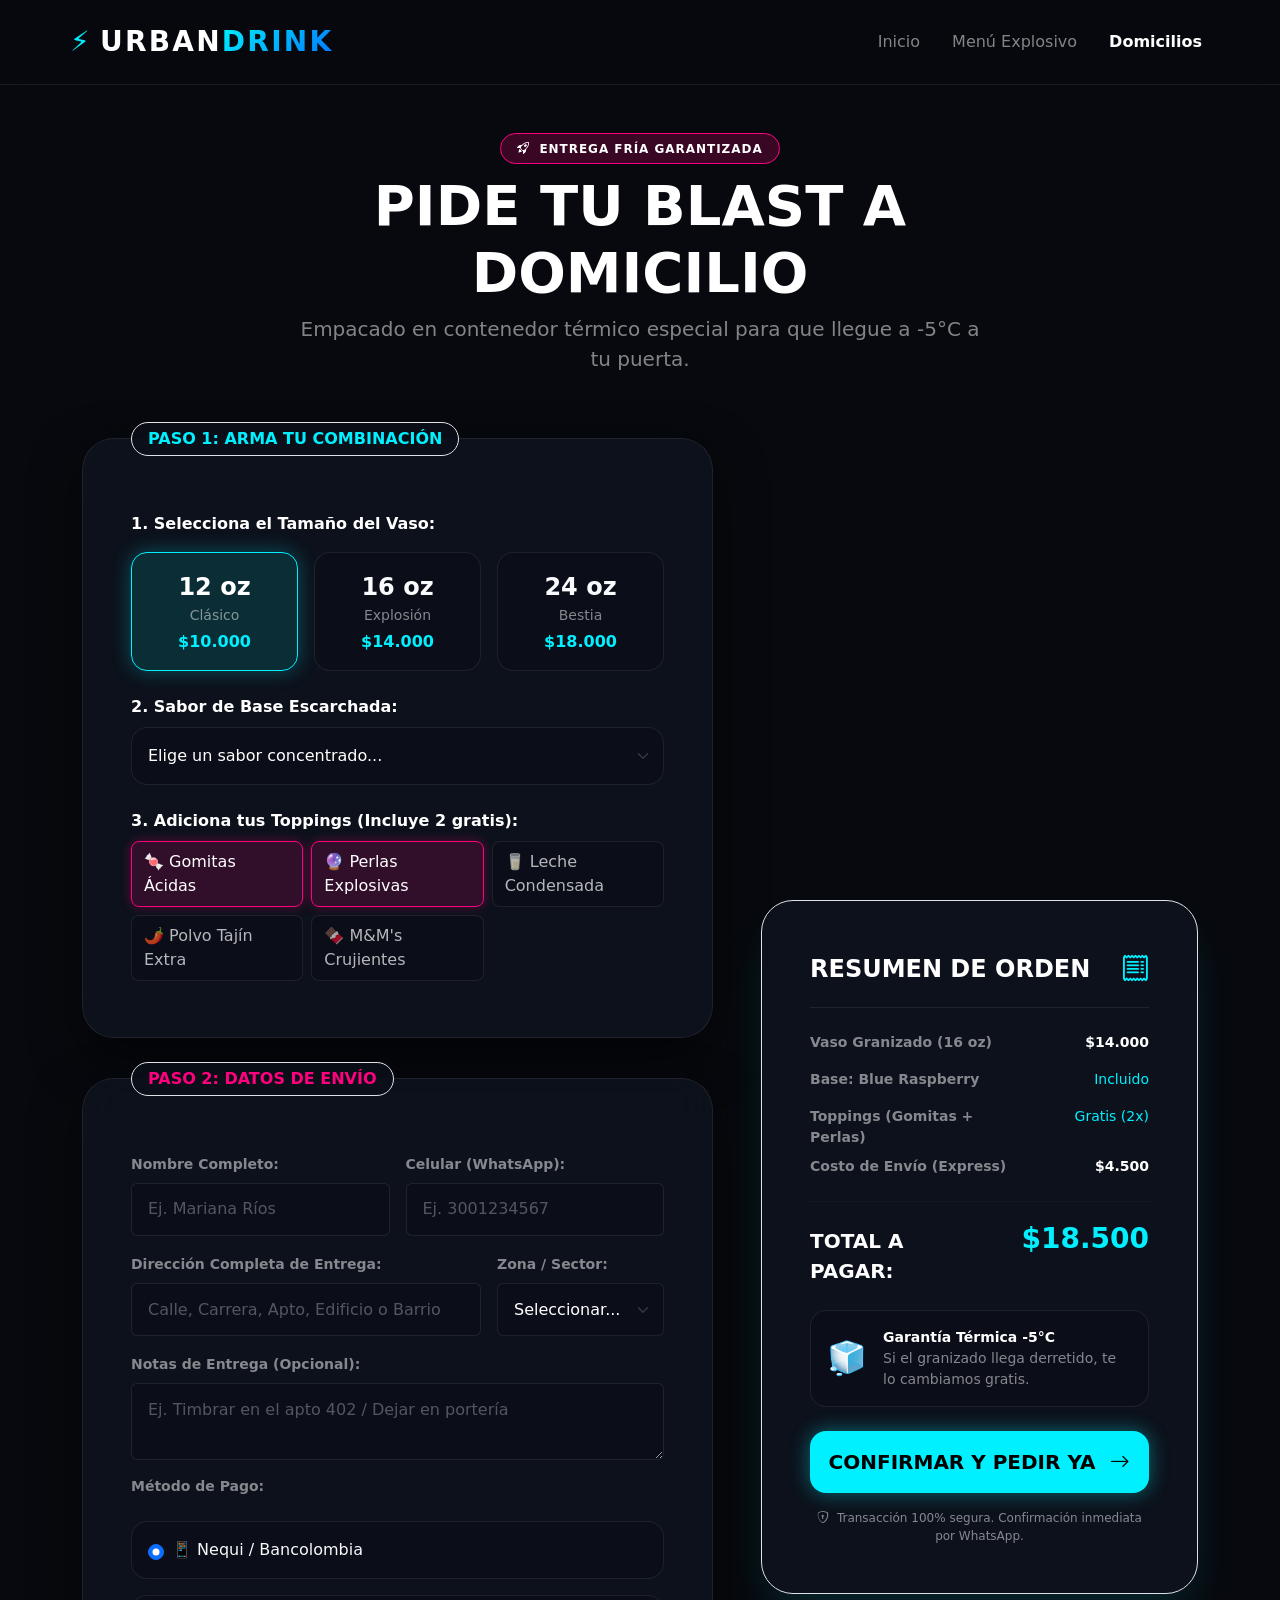
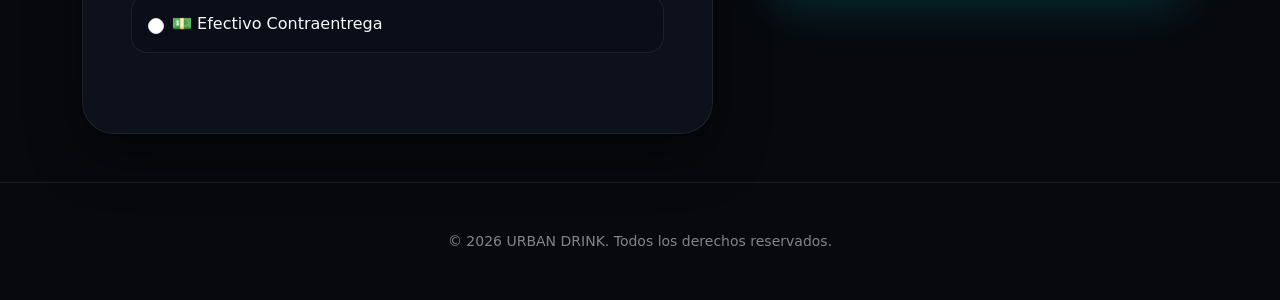
<file: paginas/domicilios.html>
<!DOCTYPE html>
<html lang="es">
<head>
  <meta charset="UTF-8">
  <meta name="viewport" content="width=device-width, initial-scale=1.0">
  <title>URBAN DRINK | Domicilios & Pedidos Express</title>
  <link href="https://cdn.jsdelivr.net/npm/bootstrap@5.3.3/dist/css/bootstrap.min.css" rel="stylesheet">
  <link rel="stylesheet" href="https://cdn.jsdelivr.net/npm/bootstrap-icons@1.11.3/font/bootstrap-icons.min.css">
  
  <link rel="stylesheet" href="../css/styles.css">
</head>
<body class="bg-ice-dark text-light min-vh-100 d-flex flex-column">
  <header class="sticky-top navbar-glass">
    <nav class="navbar navbar-expand-lg navbar-dark container py-3" aria-label="Navegación principal">
      <a class="navbar-brand d-flex align-items-center gap-2 fw-black fs-3 text-uppercase tracking-wider" href="../index.html">
        <span class="icon-ice-cube text-cyan" aria-hidden="true">⚡</span>
        <span>URBAN<mark class="text-gradient-cyan bg-transparent p-0">DRINK</mark></span>
      </a>

      <button class="navbar-toggler border-0 shadow-none" type="button" data-bs-toggle="collapse" data-bs-target="#navFrozen" aria-controls="navFrozen" aria-expanded="false" aria-label="Abrir menú">
        <span class="navbar-toggler-icon"></span>
      </button>

      <section class="collapse navbar-collapse justify-content-end" id="navFrozen">
        <ul class="navbar-nav align-items-lg-center gap-lg-3 pt-3 pt-lg-0">
          <li class="nav-item"><a class="nav-link text-white-50" href="../index.html">Inicio</a></li>
          <li class="nav-item"><a class="nav-link text-white-50" href="menu.html">Menú Explosivo</a></li>
          <li class="nav-item"><a class="nav-link active fw-bold text-cyan" aria-current="page" href="domicilios.html">Domicilios</a></li>
        </ul>
      </section>
    </nav>
  </header>

  <main class="container flex-grow-1 py-4 py-lg-5">

    <header class="text-center max-w-700 mx-auto mb-5">
      <mark class="badge bg-magenta-glow text-white px-3 py-2 rounded-pill fw-bold text-uppercase tracking-wider mb-2 d-inline-block">
        <i class="bi bi-rocket-takeoff me-1" aria-hidden="true"></i> Entrega Fría Garantizada
      </mark>
      <h1 class="display-4 fw-black text-white">PIDE TU BLAST A DOMICILIO</h1>
      <p class="text-white-50 fs-5">Empacado en contenedor térmico especial para que llegue a -5°C a tu puerta.</p>
    </header>

    <form action="https://httpbin.org/post" method="POST" class="needs-validation" novalidate>
      <section class="row g-4 g-lg-5">
        
        <section class="col-12 col-lg-7">
          
          <fieldset class="glass-card p-4 p-md-5 rounded-5 border border-glass mb-4">
            <legend class="float-none w-auto px-3 py-1 fs-6 fw-bold text-cyan border border-cyan-subtle rounded-pill bg-dark-soft">
              PASO 1: ARMA TU COMBINACIÓN
            </legend>

            <section class="mb-4">
              <label class="form-label fw-bold text-white d-block mb-3">1. Selecciona el Tamaño del Vaso:</label>
              <section class="row g-3">
                
                <p class="col-4 mb-0">
                  <input type="radio" class="btn-check" name="tamano" id="tamano12" value="12oz" required checked>
                  <label class="btn btn-radio-neon w-100 py-3 rounded-4 text-center d-flex flex-column align-items-center justify-content-center h-100" for="tamano12">
                    <span class="fs-4 fw-black d-block">12 oz</span>
                    <small class="text-white-50">Clásico</small>
                    <data value="10000" class="fw-bold text-cyan mt-1">$10.000</data>
                  </label>
                </p>

                <p class="col-4 mb-0">
                  <input type="radio" class="btn-check" name="tamano" id="tamano16" value="16oz" required>
                  <label class="btn btn-radio-neon w-100 py-3 rounded-4 text-center d-flex flex-column align-items-center justify-content-center h-100" for="tamano16">
                    <span class="fs-4 fw-black d-block">16 oz</span>
                    <small class="text-white-50">Explosión</small>
                    <data value="14000" class="fw-bold text-cyan mt-1">$14.000</data>
                  </label>
                </p>

                <p class="col-4 mb-0">
                  <input type="radio" class="btn-check" name="tamano" id="tamano24" value="24oz" required>
                  <label class="btn btn-radio-neon w-100 py-3 rounded-4 text-center d-flex flex-column align-items-center justify-content-center h-100" for="tamano24">
                    <span class="fs-4 fw-black d-block">24 oz</span>
                    <small class="text-white-50">Bestia</small>
                    <data value="18000" class="fw-bold text-cyan mt-1">$18.000</data>
                  </label>
                </p>

              </section>
            </section>

            <section class="mb-4">
              <label for="base" class="form-label fw-bold text-white">2. Sabor de Base Escarchada:</label>
              <select id="base" name="base" class="form-select form-select-neon bg-dark-soft text-white border-glass rounded-4 py-3" required>
                <option value="" disabled selected>Elige un sabor concentrado...</option>
                <option value="blue">Blue Raspberry (Mora Azul Neón)</option>
                <option value="mango">Mango Biche Verde con Chamoy</option>
                <option value="maracuya">Maracuyá Tropical Macerado</option>
                <option value="limonada">Limonada de Coco Helada</option>
                <option value="frutos-rojos">Frutos Rojos Silvestres</option>
              </select>
            </section>

            <section class="mb-2">
              <label class="form-label fw-bold text-white d-block mb-2">3. Adiciona tus Toppings (Incluye 2 gratis):</label>
              <section class="row g-2">
                <p class="col-6 col-md-4 mb-0">
                  <input type="checkbox" class="btn-check" id="top-gomitas" name="toppings" value="gomitas" checked>
                  <label class="btn btn-checkbox-neon w-100 py-2 rounded-3 text-start small" for="top-gomitas">
                    🍬 Gomitas Ácidas
                  </label>
                </p>
                <p class="col-6 col-md-4 mb-0">
                  <input type="checkbox" class="btn-check" id="top-perlas" name="toppings" value="perlas" checked>
                  <label class="btn btn-checkbox-neon w-100 py-2 rounded-3 text-start small" for="top-perlas">
                    🔮 Perlas Explosivas
                  </label>
                </p>
                <p class="col-6 col-md-4 mb-0">
                  <input type="checkbox" class="btn-check" id="top-lecherita" name="toppings" value="lecherita">
                  <label class="btn btn-checkbox-neon w-100 py-2 rounded-3 text-start small" for="top-lecherita">
                    🥛 Leche Condensada
                  </label>
                </p>
                <p class="col-6 col-md-4 mb-0">
                  <input type="checkbox" class="btn-check" id="top-tajin" name="toppings" value="tajin">
                  <label class="btn btn-checkbox-neon w-100 py-2 rounded-3 text-start small" for="top-tajin">
                    🌶️ Polvo Tajín Extra
                  </label>
                </p>
                <p class="col-6 col-md-4 mb-0">
                  <input type="checkbox" class="btn-check" id="top-mms" name="toppings" value="mms">
                  <label class="btn btn-checkbox-neon w-100 py-2 rounded-3 text-start small" for="top-mms">
                    🍫 M&M's Crujientes
                  </label>
                </p>
              </section>
            </section>

          </fieldset>

          <fieldset class="glass-card p-4 p-md-5 rounded-5 border border-glass">
            <legend class="float-none w-auto px-3 py-1 fs-6 fw-bold text-magenta border border-magenta-subtle rounded-pill bg-dark-soft">
              PASO 2: DATOS DE ENVÍO
            </legend>

            <section class="row g-3">
              
              <p class="col-12 col-md-6 mb-0">
                <label for="nombre" class="form-label text-white-50 small fw-bold">Nombre Completo:</label>
                <input type="text" id="nombre" name="nombre" class="form-control form-control-neon" required minlength="3" placeholder="Ej. Mariana Ríos">
              </p>

              <p class="col-12 col-md-6 mb-0">
                <label for="telefono" class="form-label text-white-50 small fw-bold">Celular (WhatsApp):</label>
                <input type="tel" id="telefono" name="telefono" class="form-control form-control-neon" required pattern="3[0-9]{9}" placeholder="Ej. 3001234567">
              </p>

              <p class="col-12 col-md-8 mb-0">
                <label for="direccion" class="form-label text-white-50 small fw-bold">Dirección Completa de Entrega:</label>
                <input type="text" id="direccion" name="direccion" class="form-control form-control-neon" required placeholder="Calle, Carrera, Apto, Edificio o Barrio">
              </p>

              <p class="col-12 col-md-4 mb-0">
                <label for="zona" class="form-label text-white-50 small fw-bold">Zona / Sector:</label>
                <select id="zona" name="zona" class="form-select form-select-neon" required>
                  <option value="" disabled selected>Seleccionar...</option>
                  <option value="centro">Centro / Berrío</option>
                  <option value="poblado">El Poblado</option>
                  <option value="laureles">Laureles / Estadio</option>
                  <option value="envigado">Envigado</option>
                  <option value="bello">Bello</option>
                </select>
              </p>

              <p class="col-12 mb-0">
                <label for="indicaciones" class="form-label text-white-50 small fw-bold">Notas de Entrega (Opcional):</label>
                <textarea id="indicaciones" name="indicaciones" class="form-control form-control-neon" rows="2" placeholder="Ej. Timbrar en el apto 402 / Dejar en portería"></textarea>
              </p>

              <p class="col-12 mb-0">
                <label class="form-label text-white-50 small fw-bold d-block mb-2">Método de Pago:</label>
                <section class="d-flex gap-3 flex-wrap">
                  <label class="form-check-label d-flex align-items-center gap-2 cursor-pointer bg-dark-soft p-3 rounded-4 border border-glass flex-grow-1">
                    <input type="radio" name="pago" value="nequi" class="form-check-input" checked required>
                    <span>📱 Nequi / Bancolombia</span>
                  </label>
                  <label class="form-check-label d-flex align-items-center gap-2 cursor-pointer bg-dark-soft p-3 rounded-4 border border-glass flex-grow-1">
                    <input type="radio" name="pago" value="efectivo" class="form-check-input" required>
                    <span>💵 Efectivo Contraentrega</span>
                  </label>
                </section>
              </p>

            </section>
          </fieldset>

        </section>

        <aside class="col-12 col-lg-5">
          <article class="glass-card p-4 p-md-5 rounded-5 border border-cyan-subtle sticky-top top-100 shadow-glass">
            <header class="border-bottom border-glass pb-3 mb-4 d-flex justify-content-between align-items-center">
              <h2 class="h4 fw-black text-white m-0">RESUMEN DE ORDEN</h2>
              <i class="bi bi-receipt text-cyan fs-3" aria-hidden="true"></i>
            </header>

            <dl class="row text-white-50 small g-2 mb-4">
              <dt class="col-8 fw-semibold">Vaso Granizado (16 oz)</dt>
              <dd class="col-4 text-end text-white fw-bold"><data value="14000">$14.000</data></dd>

              <dt class="col-8 fw-semibold">Base: Blue Raspberry</dt>
              <dd class="col-4 text-end text-cyan">Incluido</dd>

              <dt class="col-8 fw-semibold">Toppings (Gomitas + Perlas)</dt>
              <dd class="col-4 text-end text-cyan">Gratis (2x)</dd>

              <dt class="col-8 fw-semibold">Costo de Envío (Express)</dt>
              <dd class="col-4 text-end text-white fw-bold"><data value="4500">$4.500</data></dd>

              <hr class="border-glass my-3">

              <dt class="col-6 fs-5 fw-black text-white">TOTAL A PAGAR:</dt>
              <dd class="col-6 text-end fs-3 fw-black text-cyan m-0"><data value="18500">$18.500</data></dd>
            </dl>

            <aside class="p-3 bg-dark-soft rounded-4 border border-glass mb-4 d-flex align-items-center gap-3">
              <span class="fs-2">🧊</span>
              <p class="small text-white-50 m-0">
                <strong class="text-white d-block">Garantía Térmica -5°C</strong>
                Si el granizado llega derretido, te lo cambiamos gratis.
              </p>
            </aside>

            <button type="submit" class="btn btn-neon-cyan btn-lg w-100 fw-black py-3 rounded-4 shadow-neon mb-3">
              CONFIRMAR Y PEDIR YA <i class="bi bi-arrow-right ms-2" aria-hidden="true"></i>
            </button>

            <p class="text-center text-white-50 extra-small m-0">
              <i class="bi bi-shield-lock me-1" aria-hidden="true"></i> Transacción 100% segura. Confirmación inmediata por WhatsApp.
            </p>
          </article>
        </aside>

      </section>
    </form>
  </main>

  <footer class="footer-glass mt-auto border-top border-glass py-5">
    <section class="container text-center text-white-50 small">
      <p class="m-0">&copy; <time datetime="2026">2026</time> URBAN DRINK. Todos los derechos reservados.</p>
    </section>
  </footer>

  <script src="https://cdn.jsdelivr.net/npm/bootstrap@5.3.3/dist/js/bootstrap.bundle.min.js"></script>
</body>
</html>
</file>
<file: css/styles.css>
:root {
  --bg-dark: #07090e;
  --bg-surface: rgba(18, 24, 38, 0.6);
  --bg-dark-soft: rgba(12, 16, 26, 0.8);
  
  --neon-cyan: #00f0ff;
  --neon-cyan-glow: rgba(0, 240, 255, 0.4);
  --neon-magenta: #ff007f;
  --neon-magenta-glow: rgba(255, 0, 127, 0.4);

  --text-main: #f8fafc;
  --border-glass: rgba(255, 255, 255, 0.08);
  
  --font-main: system-ui, -apple-system, 'Segoe UI', Roboto, sans-serif;
}

.fw-black {
  font-weight: 900;
}

.tracking-wider {
  letter-spacing: 0.08em;
}

.tracking-widest {
  letter-spacing: 0.15em;
}

body {
  background-color: var(--bg-dark);
  font-family: var(--font-main);
  color: var(--text-main);
  overflow-x: hidden;
}


.navbar-glass {
  background: rgba(7, 9, 14, 0.75);
  backdrop-filter: blur(16px);
  -webkit-backdrop-filter: blur(16px);
  border-bottom: 1px solid var(--border-glass);
}

.glass-card {
  background: var(--bg-surface);
  backdrop-filter: blur(20px);
  -webkit-backdrop-filter: blur(20px);
  border: 1px solid var(--border-glass);
  box-shadow: 0 20px 50px rgba(0, 0, 0, 0.5);
}

.shadow-glass {
  box-shadow: 0 25px 50px -12px rgba(0, 240, 255, 0.15);
}

.text-gradient-cyan {
  background: linear-gradient(135deg, var(--neon-cyan), #0077ff);
  -webkit-background-clip: text;
  -webkit-text-fill-color: transparent;
}

.text-gradient-magenta {
  background: linear-gradient(135deg, var(--neon-magenta), #ff7700);
  -webkit-background-clip: text;
  -webkit-text-fill-color: transparent;
}


.btn-neon-cyan {
  background-color: var(--neon-cyan);
  color: #000;
  border: none;
  box-shadow: 0 0 20px var(--neon-cyan-glow);
  transition: all 0.3s ease;
}

.btn-neon-cyan:hover {
  background-color: #33f3ff;
  color: #000;
  transform: translateY(-2px);
  box-shadow: 0 0 30px rgba(0, 240, 255, 0.7);
}

.btn-neon-magenta {
  background: linear-gradient(135deg, var(--neon-magenta), #d9006c);
  color: #fff;
  border: none;
  box-shadow: 0 0 20px var(--neon-magenta-glow);
  transition: all 0.3s ease;
}

.btn-neon-magenta:hover {
  color: #fff;
  transform: translateY(-2px);
  box-shadow: 0 0 30px rgba(255, 0, 127, 0.7);
}

.btn-glass {
  background: rgba(255, 255, 255, 0.05);
  border: 1px solid var(--border-glass);
  color: #fff;
  backdrop-filter: blur(10px);
}

.btn-glass:hover {
  background: rgba(255, 255, 255, 0.12);
  color: #fff;
}

.card-neon-hover {
  transition: all 0.35s cubic-bezier(0.16, 1, 0.3, 1);
}

.card-neon-hover:hover {
  transform: translateY(-10px);
  border-color: rgba(0, 240, 255, 0.3);
  box-shadow: 0 15px 35px rgba(0, 240, 255, 0.2);
}

.hero-visual-container {
  max-width: 500px;
}

.floating-badge {
  position: absolute;
  z-index: 10;
  min-width: 200px;
}

.badge-top-left {
  top: 10%;
  left: -5%;
}

.badge-bottom-right {
  bottom: 10%;
  right: -5%;
}

@media (max-width: 768px) {
  .floating-badge {
    position: relative;
    top: 0 !important;
    left: 0 !important;
    right: 0 !important;
    margin-top: 1rem;
    width: 100%;
  }
}

.text-cyan { color: var(--neon-cyan); }
.text-magenta { color: var(--neon-magenta); }
.bg-cyan { background-color: var(--neon-cyan); }
.bg-magenta { background-color: var(--neon-magenta); }
.bg-magenta-glow { background-color: rgba(255, 0, 127, 0.2); border: 1px solid var(--neon-magenta); }
.bg-dark-soft { background-color: var(--bg-dark-soft); }
.border-glass { border-color: var(--border-glass) !important; }
.max-w-600 { max-width: 600px; }
.max-w-700 { max-width: 700px; }

.form-control-neon,
.form-select-neon {
  background-color: var(--bg-dark-soft) !important;
  border: 1px solid var(--border-glass) !important;
  color: #fff !important;
  padding: 0.85rem 1rem;
  transition: all 0.3s ease;
}

.form-control-neon::placeholder {
  color: rgba(255, 255, 255, 0.3);
}

.form-control-neon:focus,
.form-select-neon:focus {
  border-color: var(--neon-cyan) !important;
  box-shadow: 0 0 15px rgba(0, 240, 255, 0.3) !important;
  outline: none;
}

.form-control-neon:valid:not(:placeholder-shown) {
  border-color: var(--neon-cyan) !important;
}

.btn-radio-neon {
  background: var(--bg-dark-soft);
  border: 1px solid var(--border-glass);
  color: var(--text-main);
  transition: all 0.3s cubic-bezier(0.16, 1, 0.3, 1);
}

.btn-radio-neon:hover {
  border-color: var(--neon-cyan);
  background: rgba(0, 240, 255, 0.05);
}

.btn-check:checked + .btn-radio-neon {
  background: rgba(0, 240, 255, 0.12) !important;
  border-color: var(--neon-cyan) !important;
  box-shadow: 0 0 20px rgba(0, 240, 255, 0.3);
  color: #fff !important;
}

.btn-checkbox-neon {
  background: var(--bg-dark-soft);
  border: 1px solid var(--border-glass);
  color: rgba(255, 255, 255, 0.7);
  transition: all 0.25s ease;
}

.btn-check:checked + .btn-checkbox-neon {
  background: rgba(255, 0, 127, 0.15) !important;
  border-color: var(--neon-magenta) !important;
  color: #fff !important;
  box-shadow: 0 0 12px rgba(255, 0, 127, 0.3);
}

.top-100 {
  top: 100px;
}

.extra-small {
  font-size: 0.75rem;
}

.btn-filter-neon {
  background: var(--bg-dark-soft);
  border: 1px solid var(--border-glass);
  color: rgba(255, 255, 255, 0.7);
  transition: all 0.3s cubic-bezier(0.16, 1, 0.3, 1);
  cursor: pointer;
}

.btn-filter-neon:hover {
  color: #fff;
  border-color: var(--neon-cyan);
  background: rgba(0, 240, 255, 0.08);
}

.btn-check:checked + .btn-filter-neon {
  background: var(--neon-cyan) !important;
  color: #000 !important;
  border-color: var(--neon-cyan) !important;
  box-shadow: 0 0 15px var(--neon-cyan-glow);
}
</file>
